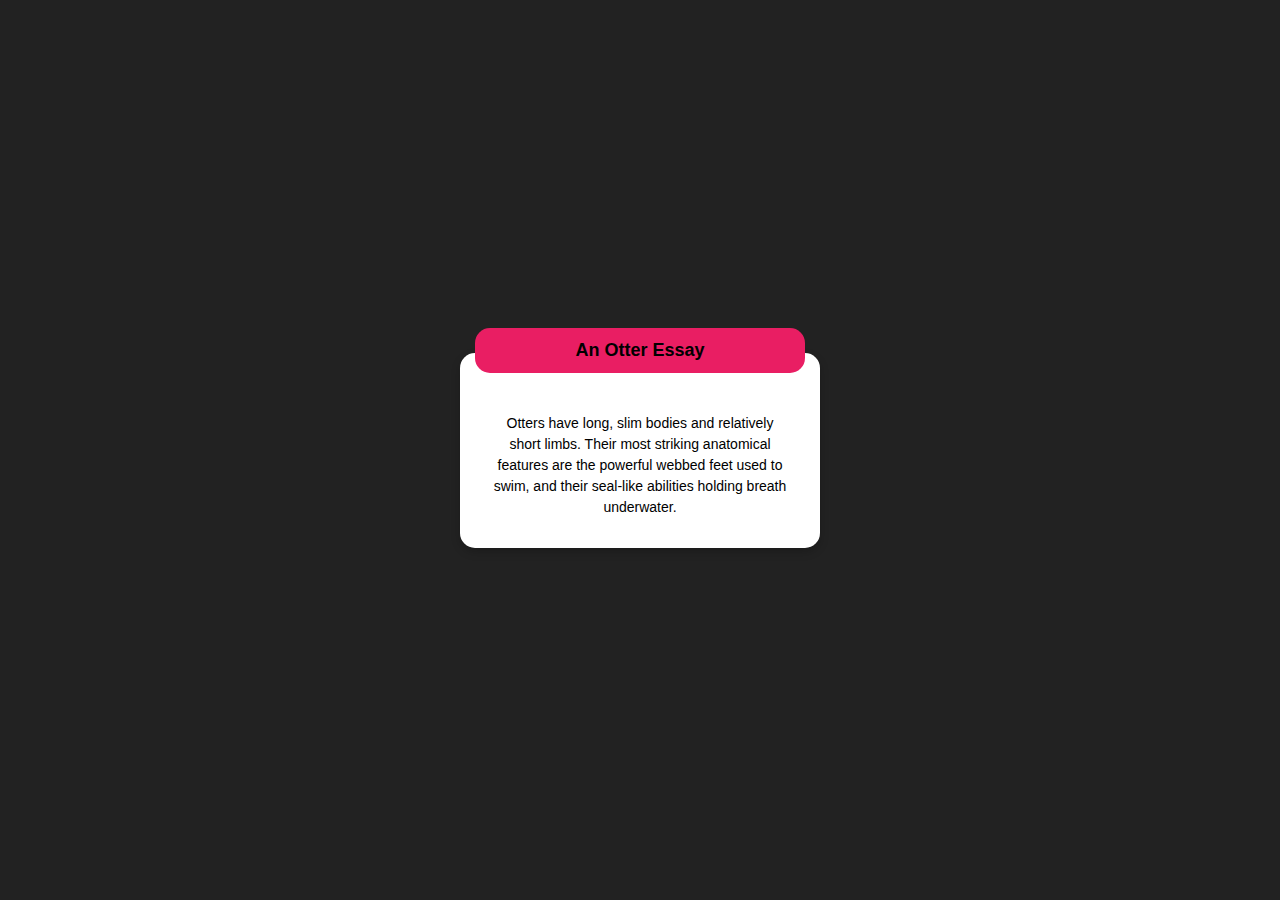
<file: CSS Assignment (1)/CSS Assignment/Exercise 1/index.html>
<!DOCTYPE html>
<html lang="en">
<head>
    <meta charset="UTF-8">
    <meta name="viewport" content="width=device-width, initial-scale=1.0">
    <title>Otter Essay</title>
    <link rel="stylesheet" href="styles.css">
</head>
<body>

    <div class="card">
        <div class="title">An Otter Essay</div>
        <div class="content">
            Otters have long, slim bodies and relatively short limbs. Their most striking anatomical features are the powerful webbed feet used to swim, and their seal-like abilities holding breath underwater.
        </div>
    </div>

</body>
</html>
</file>
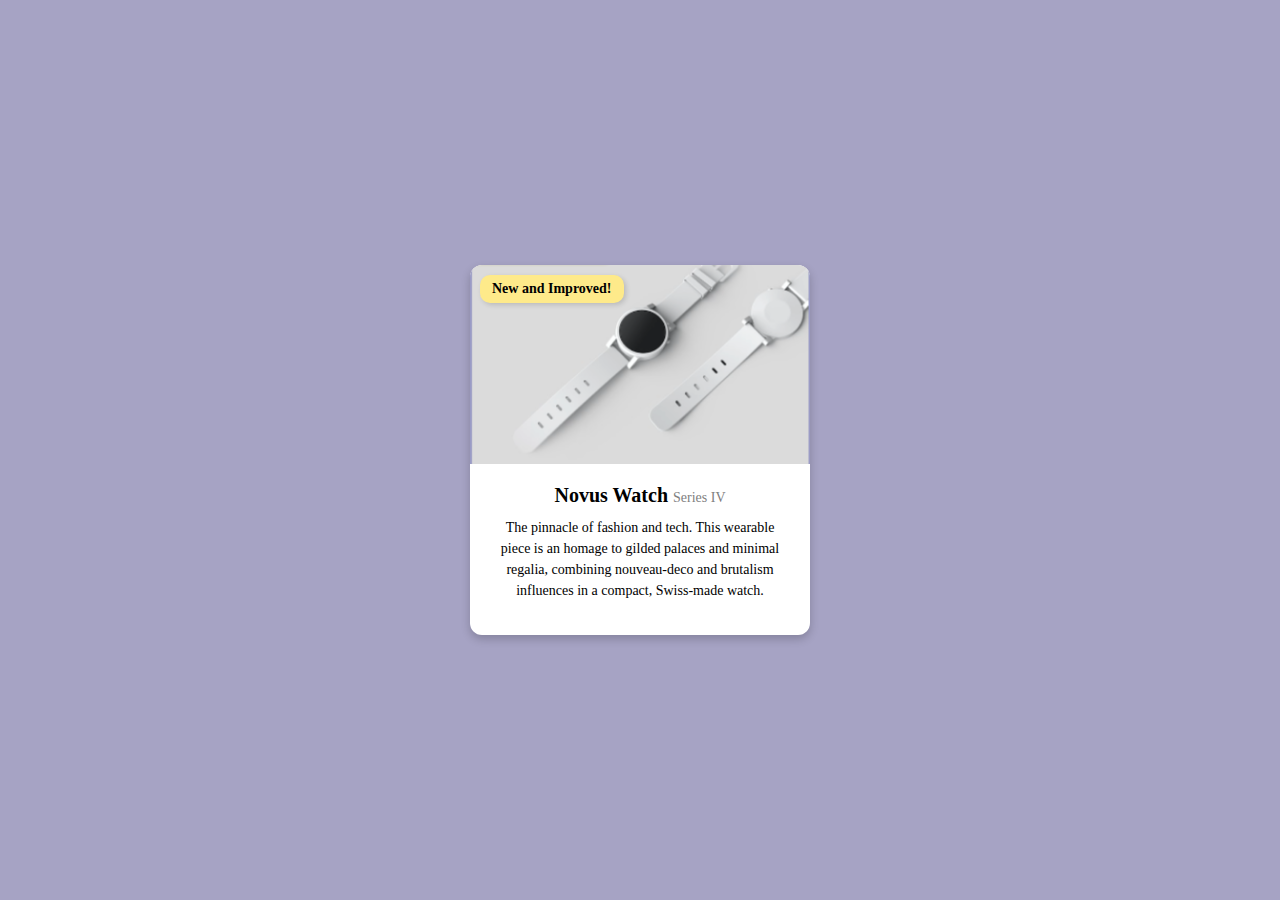
<file: CSS Assignment (1)/CSS Assignment/Exercise 3/index.html>
<!DOCTYPE html>
<html lang="en">
<head>
    <meta charset="UTF-8">
    <meta name="viewport" content="width=device-width, initial-scale=1.0">
    <title>Product Card</title>
    <link rel="stylesheet" href="styles.css">
</head>
<body>

    <div class="card">
        <div class="badge">New and Improved!</div>
        <img src="image.png" alt="Novus Watch" class="product-image">
        <div class="card-content">
            <h2>Novus Watch <span>Series IV</span></h2>
            <p>
                The pinnacle of fashion and tech. This wearable piece is an homage to gilded palaces and minimal regalia, 
                combining nouveau-deco and brutalism influences in a compact, Swiss-made watch.
            </p>
        </div>
    </div>

</body>
</html>
</file>
<file: CSS Assignment (1)/CSS Assignment/Exercise 1/styles.css>
body {
    display: flex;
    justify-content: center;
    align-items: center;
    height: 100vh;
    background-color: #222;
    font-family: Arial, sans-serif;
    margin: 0;
}

.card {
    background-color: white;
    width: 300px;
    padding: 30px;
    border-radius: 15px;
    position: relative;
    box-shadow: 0 4px 10px rgba(0, 0, 0, 0.2);
    text-align: center;
}

.title {
    background-color: #e91e63;
    color: black;
    font-weight: bold;
    text-align: center;
    padding: 12px;
    font-size: 18px;
    border-radius: 15px; 
    position: absolute;
    top: -25px;
    left: 50%;
    transform: translateX(-50%);
    width: 85%;
}

.content {
    margin-top: 30px; 
    color: black;
    font-size: 14px;
    line-height: 1.5;
}
</file>
<file: CSS Assignment (1)/CSS Assignment/Exercise 3/styles.css>
body {
    display: flex;
    justify-content: center;
    align-items: center;
    height: 100vh;
    background-color: #A6A3C4; /* Soft purple background */
    font-family: 'Georgia', serif;
    margin: 0;
}

.card {
    background-color: white;
    width: 340px;
    border-radius: 12px;
    box-shadow: 0 4px 10px rgba(0, 0, 0, 0.2);
    overflow: hidden;
    position: relative;
    text-align: center;
}

.badge {
    background-color: #FEEA8A;
    color: black;
    font-weight: bold;
    padding: 6px 12px;
    border-radius: 10px;
    position: absolute;
    top: 10px;
    left: 10px;
    font-size: 14px;
    box-shadow: 2px 2px 5px rgba(0, 0, 0, 0.15);
}

.product-image {
    width: 100%;
    display: block;
}

.card-content {
    padding: 20px;
}

h2 {
    font-size: 20px;
    margin: 0;
    font-weight: bold;
}

h2 span {
    font-size: 14px;
    color: gray;
    font-weight: normal;
}

p {
    font-size: 14px;
    color: black;
    margin-top: 10px;
    line-height: 1.5;
}
</file>
